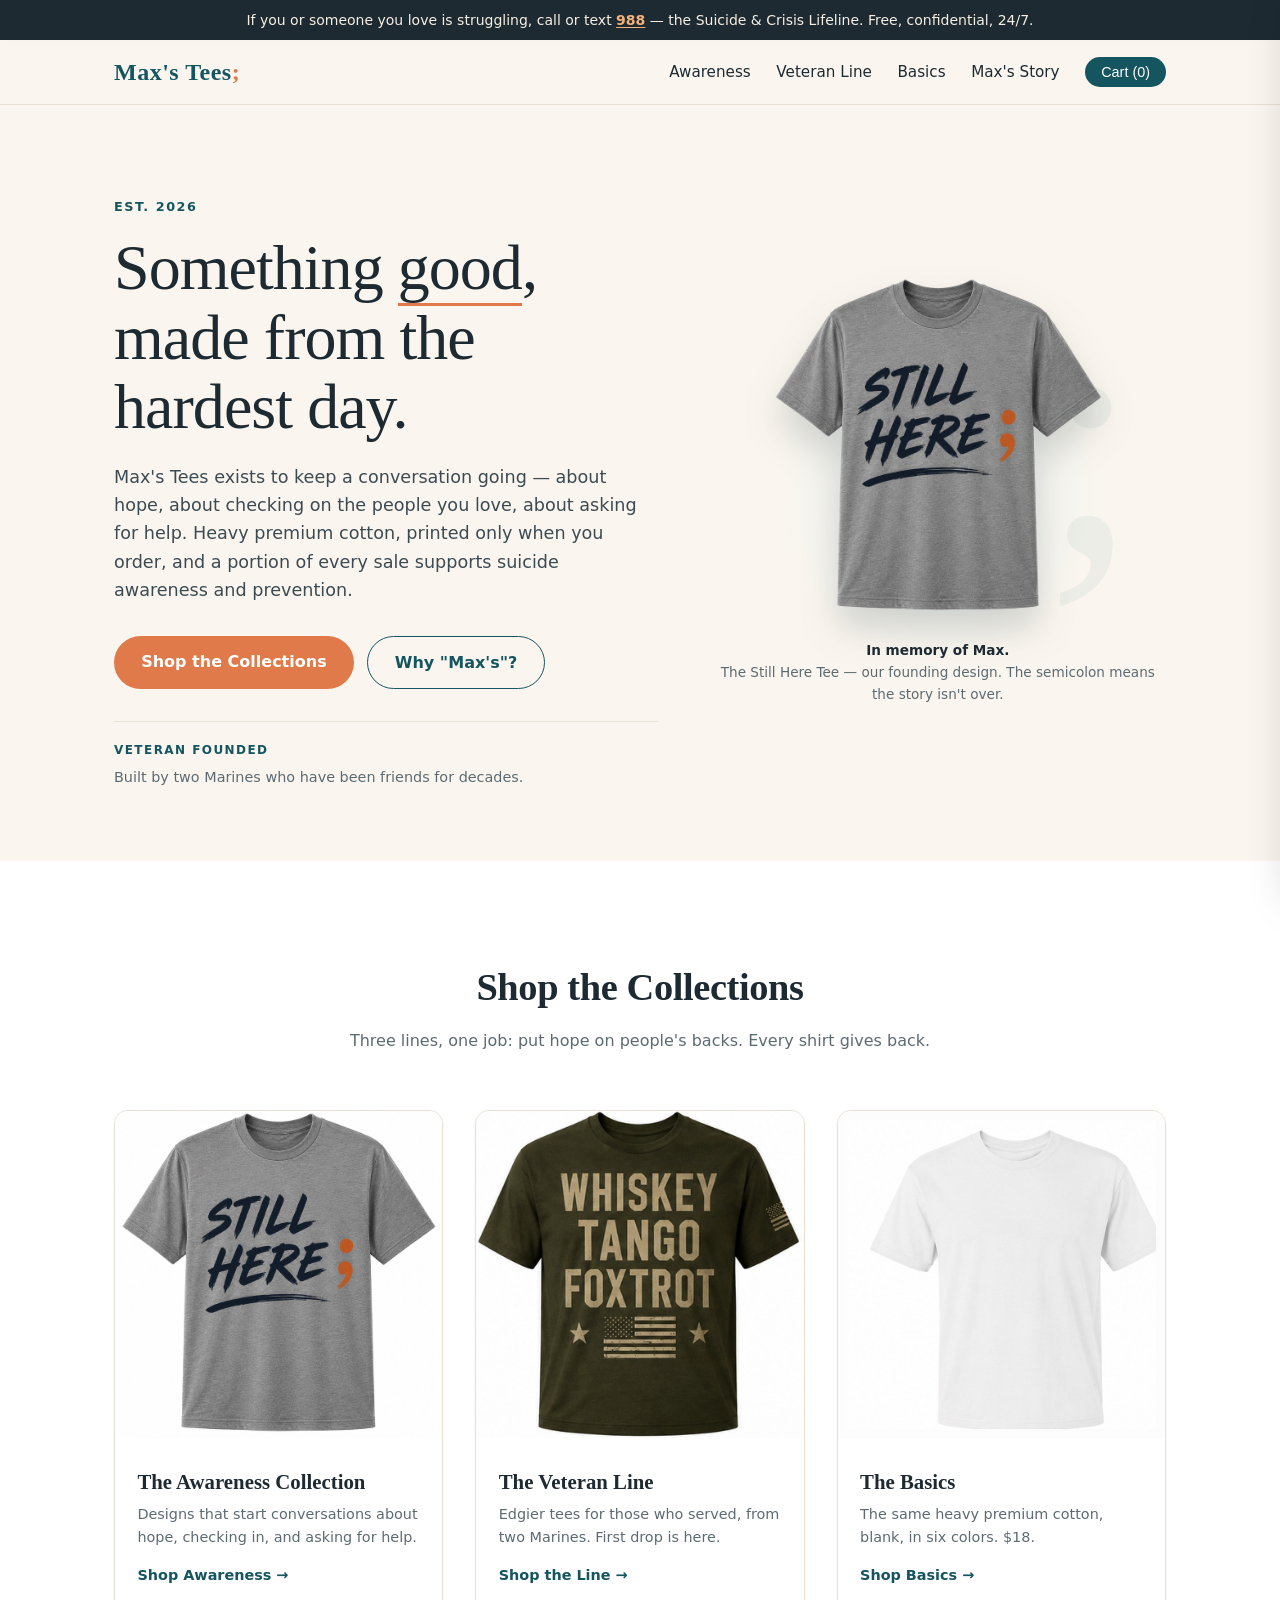
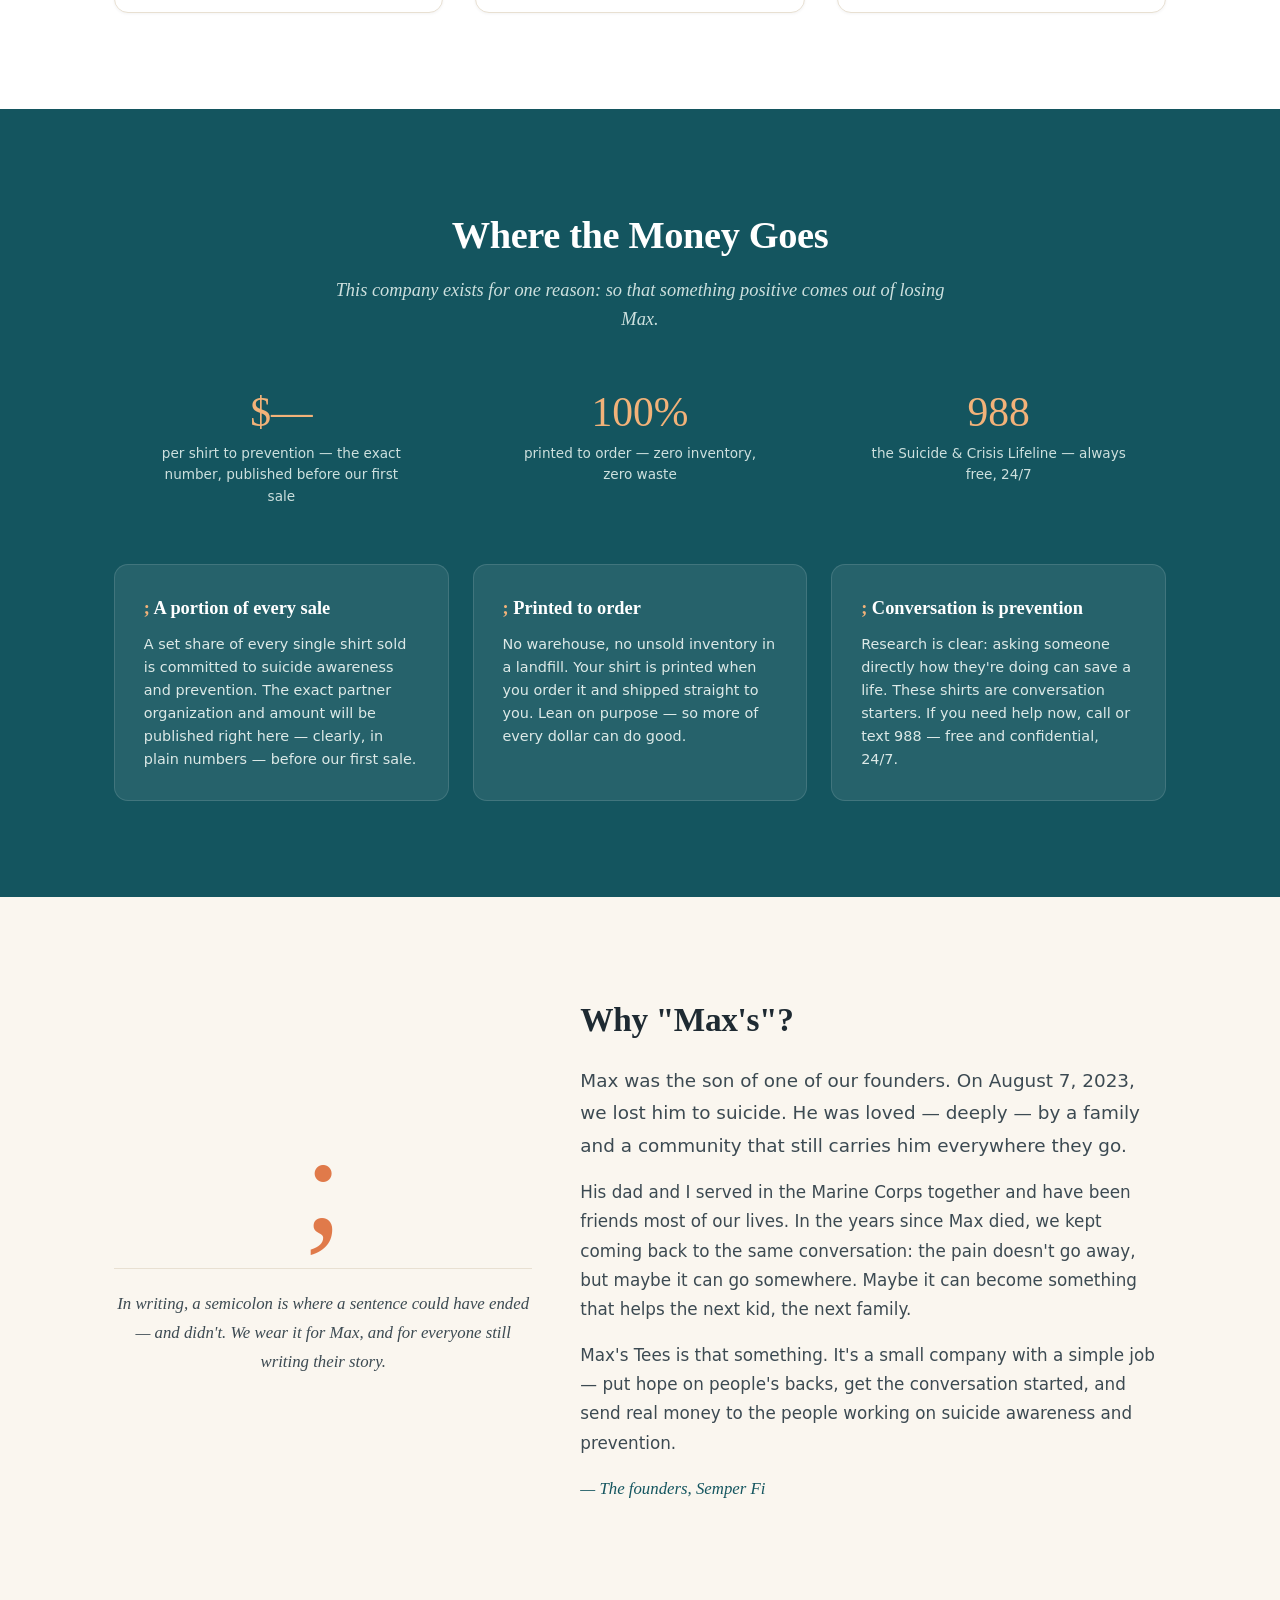
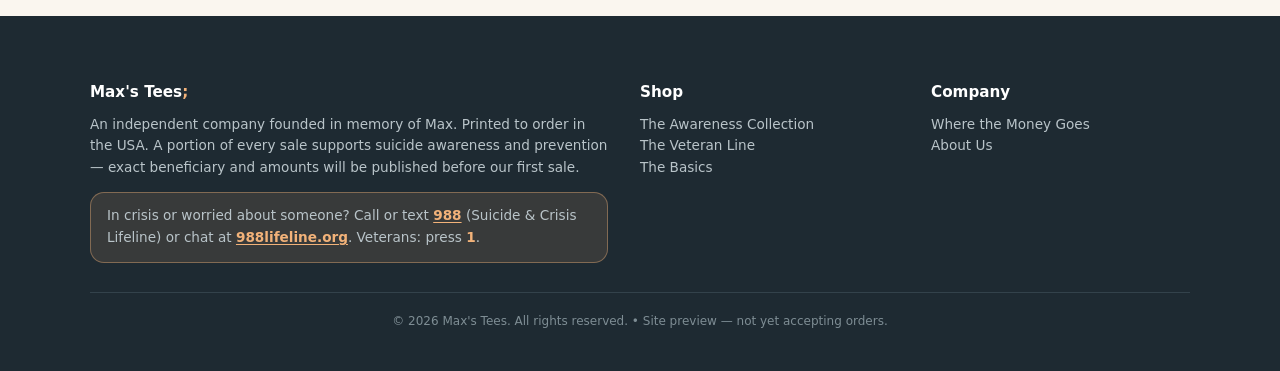
<file: index.html>
<!DOCTYPE html>
<html lang="en">
<head>
<meta charset="UTF-8">
<meta name="viewport" content="width=device-width, initial-scale=1.0">
<title>Max's Tees — Wear Hope. Start Conversations.</title>
<meta name="description" content="Max's Tees — a t-shirt company founded in memory of Max. A portion of every sale supports suicide awareness and prevention.">
<meta name="robots" content="noindex"><!-- remove at launch: keeps the preview out of search engines -->
<link rel="stylesheet" href="assets/style.css">
</head>
<body>

<div class="crisis">If you or someone you love is struggling, call or text <a href="tel:988">988</a> — the Suicide &amp; Crisis Lifeline. Free, confidential, 24/7.</div>

<header>
  <div class="nav">
    <a class="brand" href="index.html">Max's Tees<span class="semi">;</span></a>
    <nav>
      <ul>
        <li><a href="awareness.html">Awareness</a></li>
        <li><a href="veteran-line.html">Veteran Line</a></li>
        <li><a href="basics.html">Basics</a></li>
        <li class="hidesm"><a href="index.html#story">Max's Story</a></li>
        <li><button class="cartbtn" onclick="toggleDrawer()">Cart (<span id="cartCount">0</span>)</button></li>
      </ul>
    </nav>
  </div>
</header>

<main id="top">
  <div class="hero">
    <div>
      <span class="kicker">Est. 2026</span>
      <h1>Something <em>good</em>, made from the hardest day.</h1>
      <p>Max's Tees exists to keep a conversation going — about hope, about checking on the people you love, about asking for help. Heavy premium cotton, printed only when you order, and a portion of every sale supports suicide awareness and prevention.</p>
      <div class="ctarow">
        <a class="cta" href="awareness.html">Shop the Collections</a>
        <a class="cta ghost" href="#story">Why "Max's"?</a>
      </div>
      <div class="founders">
        <span class="vf">Veteran Founded</span>
        <span>Built by two Marines who have been friends for decades.</span>
      </div>
    </div>
    <div class="herostage">
      <div class="halo"></div>
      <img src="img/tee-still-here-cut.png" alt="The Still Here Tee — heather gray shirt with STILL HERE; in brush lettering and an orange semicolon">
      <div class="cap"><b>In memory of Max.</b><br>The Still Here Tee — our founding design. The semicolon means the story isn't over.</div>
    </div>
  </div>

  <section id="shop" class="band white">
    <div class="wrap">
      <div class="sechead">
        <h2>Shop the Collections</h2>
        <p>Three lines, one job: put hope on people's backs. Every shirt gives back.</p>
      </div>
      <div class="cattiles">
        <a class="cattile" href="awareness.html">
          <img src="img/tee-still-here.jpg" alt="The Awareness Collection — Still Here tee">
          <div class="ct-body">
            <h3>The Awareness Collection</h3>
            <p>Designs that start conversations about hope, checking in, and asking for help.</p>
            <span>Shop Awareness &rarr;</span>
          </div>
        </a>
        <a class="cattile" href="veteran-line.html">
          <img src="img/vet-wtf.jpg" alt="The Veteran Line — military green Whiskey Tango Foxtrot tee">
          <div class="ct-body">
            <h3>The Veteran Line</h3>
            <p>Edgier tees for those who served, from two Marines. First drop is here.</p>
            <span>Shop the Line &rarr;</span>
          </div>
        </a>
        <a class="cattile" href="basics.html">
          <img src="img/basic-white.jpg" alt="The Basics — blank premium tees in six colors">
          <div class="ct-body">
            <h3>The Basics</h3>
            <p>The same heavy premium cotton, blank, in six colors. $18.</p>
            <span>Shop Basics &rarr;</span>
          </div>
        </a>
      </div>
    </div>
  </section>

  <section id="mission" class="band teal">
    <div class="wrap">
      <div class="sechead">
        <h2>Where the Money Goes</h2>
        <p>This company exists for one reason: so that something positive comes out of losing Max.</p>
      </div>
      <div class="stats">
        <div class="stat"><div class="num">$&mdash;</div><div class="lab">per shirt to prevention — the exact number, published before our first sale</div></div>
        <div class="stat"><div class="num">100%</div><div class="lab">printed to order — zero inventory, zero waste</div></div>
        <div class="stat"><div class="num">988</div><div class="lab">the Suicide &amp; Crisis Lifeline — always free, 24/7</div></div>
      </div>
      <div class="mcards">
        <div class="mcard">
          <h3>A portion of every sale</h3>
          <p>A set share of every single shirt sold is committed to suicide awareness and prevention. The exact partner organization and amount will be published right here — clearly, in plain numbers — before our first sale.</p>
        </div>
        <div class="mcard">
          <h3>Printed to order</h3>
          <p>No warehouse, no unsold inventory in a landfill. Your shirt is printed when you order it and shipped straight to you. Lean on purpose — so more of every dollar can do good.</p>
        </div>
        <div class="mcard">
          <h3>Conversation is prevention</h3>
          <p>Research is clear: asking someone directly how they're doing can save a life. These shirts are conversation starters. If you need help now, call or text 988 — free and confidential, 24/7.</p>
        </div>
      </div>
    </div>
  </section>

  <section id="story" class="band">
    <div class="wrap">
      <div class="story">
        <div class="memorial">
          <div class="semiBig">;</div>
          <p>In writing, a semicolon is where a sentence could have ended — and didn't. We wear it for Max, and for everyone still writing their story.</p>
        </div>
        <div>
          <h2>Why "Max's"?</h2>
          <p class="lede">Max was the son of one of our founders. On August 7, 2023, we lost him to suicide. He was loved — deeply — by a family and a community that still carries him everywhere they go.</p>
          <p>His dad and I served in the Marine Corps together and have been friends most of our lives. In the years since Max died, we kept coming back to the same conversation: the pain doesn't go away, but maybe it can go somewhere. Maybe it can become something that helps the next kid, the next family.</p>
          <p>Max's Tees is that something. It's a small company with a simple job — put hope on people's backs, get the conversation started, and send real money to the people working on suicide awareness and prevention.</p>
          <p class="sig">— The founders, Semper Fi</p>
        </div>
      </div>
    </div>
  </section>
</main>

<footer>
  <div class="fwrap">
    <div>
      <h4>Max's Tees<span class="semi">;</span></h4>
      <p>An independent company founded in memory of Max. Printed to order in the USA. A portion of every sale supports suicide awareness and prevention — exact beneficiary and amounts will be published before our first sale.</p>
      <div class="f988">In crisis or worried about someone? Call or text <a href="tel:988">988</a> (Suicide &amp; Crisis Lifeline) or chat at <a href="https://988lifeline.org">988lifeline.org</a>. Veterans: press <b>1</b>.</div>
    </div>
    <div>
      <h4>Shop</h4>
      <p><a href="awareness.html">The Awareness Collection</a></p>
      <p><a href="veteran-line.html">The Veteran Line</a></p>
      <p><a href="basics.html">The Basics</a></p>
    </div>
    <div>
      <h4>Company</h4>
      <p><a href="index.html#mission">Where the Money Goes</a></p>
      <p><a href="index.html#story">About Us</a></p>
    </div>
  </div>
  <div class="copyright">&copy; 2026 Max's Tees. All rights reserved. &bull; Site preview — not yet accepting orders.</div>
</footer>

<div class="scrim" id="scrim" onclick="toggleDrawer()"></div>
<div class="drawer" id="drawer">
  <div class="dhead"><strong>Your Cart</strong><button class="dclose" onclick="toggleDrawer()">&times;</button></div>
  <div class="ditems" id="ditems"><div class="dempty">Your cart is empty — go find a shirt that says something.</div></div>
  <div class="dfoot">
    <div class="subtotal"><span>Subtotal</span><span id="subtotal">$0</span></div>
    <button class="checkout" onclick="toast('Checkout opens at launch — thanks for previewing Max\'s Tees')">Checkout</button>
    <div class="dnote">Preview mode: ordering goes live at launch.</div>
  </div>
</div>

<div class="toast" id="toast"></div>
<script src="assets/site.js"></script>
</body>
</html>
</file>
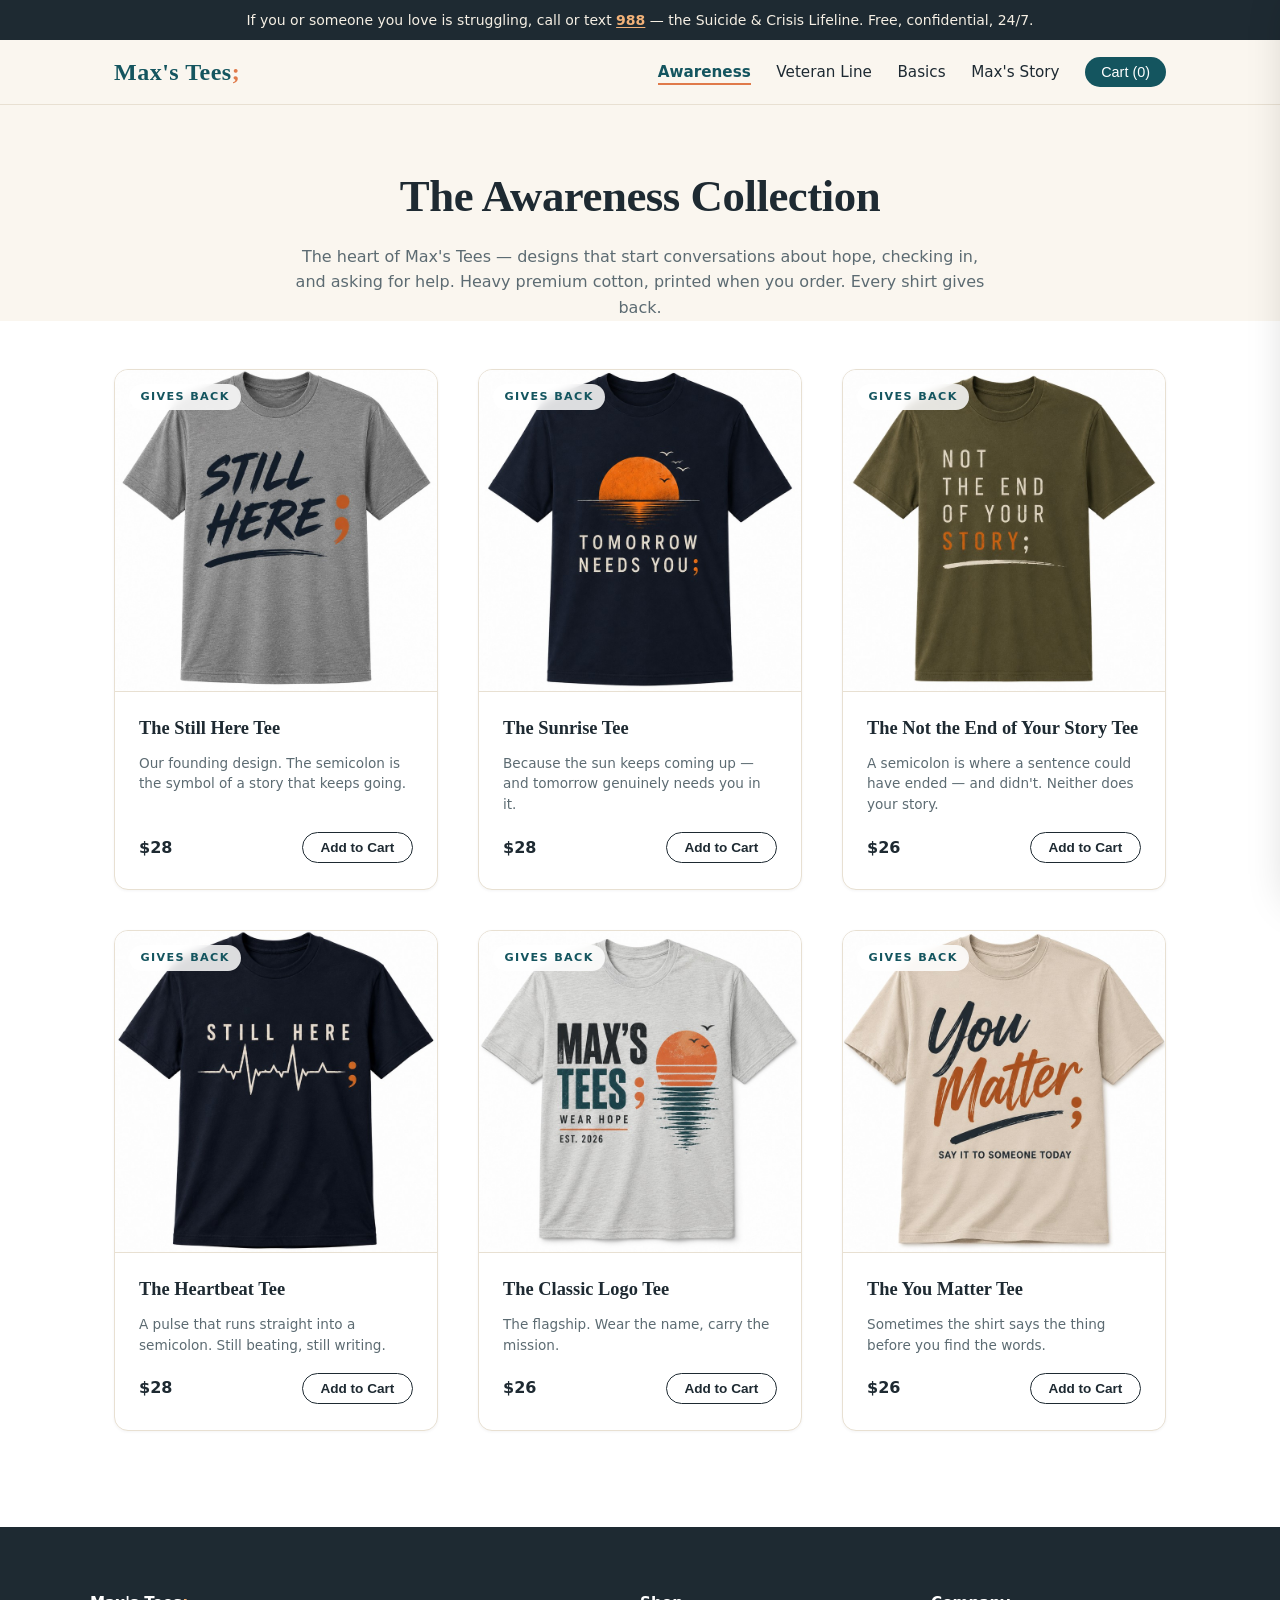
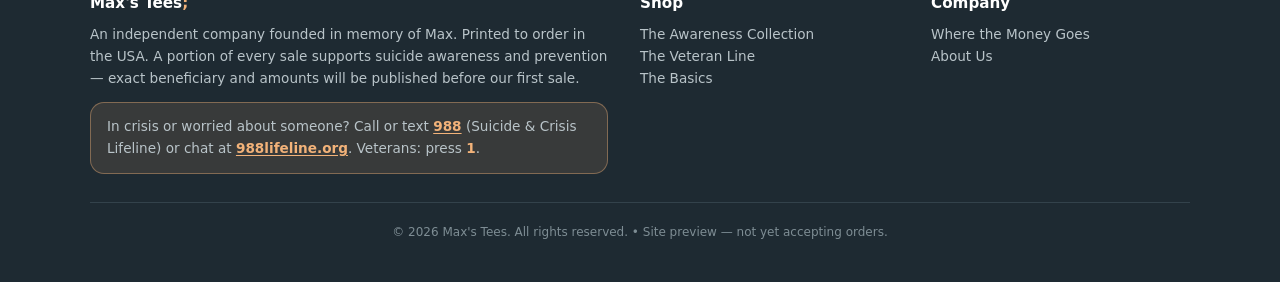
<file: awareness.html>
<!DOCTYPE html>
<html lang="en">
<head>
<meta charset="UTF-8">
<meta name="viewport" content="width=device-width, initial-scale=1.0">
<title>The Awareness Collection — Max's Tees</title>
<meta name="description" content="The Awareness Collection — original designs that start conversations about hope. A portion of every sale supports suicide awareness and prevention.">
<meta name="robots" content="noindex"><!-- remove at launch -->
<link rel="stylesheet" href="assets/style.css">
</head>
<body>

<div class="crisis">If you or someone you love is struggling, call or text <a href="tel:988">988</a> — the Suicide &amp; Crisis Lifeline. Free, confidential, 24/7.</div>

<header>
  <div class="nav">
    <a class="brand" href="index.html">Max's Tees<span class="semi">;</span></a>
    <nav>
      <ul>
        <li><a href="awareness.html" aria-current="page">Awareness</a></li>
        <li><a href="veteran-line.html">Veteran Line</a></li>
        <li><a href="basics.html">Basics</a></li>
        <li class="hidesm"><a href="index.html#story">Max's Story</a></li>
        <li><button class="cartbtn" onclick="toggleDrawer()">Cart (<span id="cartCount">0</span>)</button></li>
      </ul>
    </nav>
  </div>
</header>

<main>
  <div class="pagehead">
    <h1>The Awareness Collection</h1>
    <p>The heart of Max's Tees — designs that start conversations about hope, checking in, and asking for help. Heavy premium cotton, printed when you order. Every shirt gives back.</p>
  </div>

  <section class="band white" style="padding-top:3rem">
    <div class="wrap">
      <div class="grid">

        <div class="product">
          <div class="art"><span class="give">Gives back</span><img src="img/tee-still-here.jpg" alt="Heather gray tee with STILL HERE; in brush lettering and an orange semicolon"></div>
          <div class="pbody">
            <div class="pname">The Still Here Tee</div>
            <div class="pdesc">Our founding design. The semicolon is the symbol of a story that keeps going.</div>
            <div class="prow"><span class="price">$28</span><button class="add" onclick="addToCart('The Still Here Tee',28)">Add to Cart</button></div>
          </div>
        </div>

        <div class="product">
          <div class="art"><span class="give">Gives back</span><img src="img/tee-sunrise.jpg" alt="Navy tee printed with a large sun setting over water, birds, and TOMORROW NEEDS YOU;"></div>
          <div class="pbody">
            <div class="pname">The Sunrise Tee</div>
            <div class="pdesc">Because the sun keeps coming up — and tomorrow genuinely needs you in it.</div>
            <div class="prow"><span class="price">$28</span><button class="add" onclick="addToCart('The Sunrise Tee',28)">Add to Cart</button></div>
          </div>
        </div>

        <div class="product">
          <div class="art"><span class="give">Gives back</span><img src="img/tee-story.jpg" alt="Military green tee printed with NOT THE END OF YOUR STORY; and an underline stroke"></div>
          <div class="pbody">
            <div class="pname">The Not the End of Your Story Tee</div>
            <div class="pdesc">A semicolon is where a sentence could have ended — and didn't. Neither does your story.</div>
            <div class="prow"><span class="price">$26</span><button class="add" onclick="addToCart('The Not the End of Your Story Tee',26)">Add to Cart</button></div>
          </div>
        </div>

        <div class="product">
          <div class="art"><span class="give">Gives back</span><img src="img/tee-heartbeat.jpg" alt="Navy tee printed with STILL HERE above a heartbeat line ending in a semicolon"></div>
          <div class="pbody">
            <div class="pname">The Heartbeat Tee</div>
            <div class="pdesc">A pulse that runs straight into a semicolon. Still beating, still writing.</div>
            <div class="prow"><span class="price">$28</span><button class="add" onclick="addToCart('The Heartbeat Tee',28)">Add to Cart</button></div>
          </div>
        </div>

        <div class="product">
          <div class="art"><span class="give">Gives back</span><img src="img/tee-logo.jpg" alt="Heather gray tee with the MAX'S TEES; logo, Wear Hope Est. 2026, and a sunset over water"></div>
          <div class="pbody">
            <div class="pname">The Classic Logo Tee</div>
            <div class="pdesc">The flagship. Wear the name, carry the mission.</div>
            <div class="prow"><span class="price">$26</span><button class="add" onclick="addToCart('The Classic Logo Tee',26)">Add to Cart</button></div>
          </div>
        </div>

        <div class="product">
          <div class="art"><span class="give">Gives back</span><img src="img/tee-you-matter.jpg" alt="Sand tee printed with You Matter in brush script, a semicolon, and Say It To Someone Today"></div>
          <div class="pbody">
            <div class="pname">The You Matter Tee</div>
            <div class="pdesc">Sometimes the shirt says the thing before you find the words.</div>
            <div class="prow"><span class="price">$26</span><button class="add" onclick="addToCart('The You Matter Tee',26)">Add to Cart</button></div>
          </div>
        </div>

      </div>
    </div>
  </section>
</main>

<footer>
  <div class="fwrap">
    <div>
      <h4>Max's Tees<span class="semi">;</span></h4>
      <p>An independent company founded in memory of Max. Printed to order in the USA. A portion of every sale supports suicide awareness and prevention — exact beneficiary and amounts will be published before our first sale.</p>
      <div class="f988">In crisis or worried about someone? Call or text <a href="tel:988">988</a> (Suicide &amp; Crisis Lifeline) or chat at <a href="https://988lifeline.org">988lifeline.org</a>. Veterans: press <b>1</b>.</div>
    </div>
    <div>
      <h4>Shop</h4>
      <p><a href="awareness.html">The Awareness Collection</a></p>
      <p><a href="veteran-line.html">The Veteran Line</a></p>
      <p><a href="basics.html">The Basics</a></p>
    </div>
    <div>
      <h4>Company</h4>
      <p><a href="index.html#mission">Where the Money Goes</a></p>
      <p><a href="index.html#story">About Us</a></p>
    </div>
  </div>
  <div class="copyright">&copy; 2026 Max's Tees. All rights reserved. &bull; Site preview — not yet accepting orders.</div>
</footer>

<div class="scrim" id="scrim" onclick="toggleDrawer()"></div>
<div class="drawer" id="drawer">
  <div class="dhead"><strong>Your Cart</strong><button class="dclose" onclick="toggleDrawer()">&times;</button></div>
  <div class="ditems" id="ditems"><div class="dempty">Your cart is empty — go find a shirt that says something.</div></div>
  <div class="dfoot">
    <div class="subtotal"><span>Subtotal</span><span id="subtotal">$0</span></div>
    <button class="checkout" onclick="toast('Checkout opens at launch — thanks for previewing Max\'s Tees')">Checkout</button>
    <div class="dnote">Preview mode: ordering goes live at launch.</div>
  </div>
</div>

<div class="toast" id="toast"></div>
<script src="assets/site.js"></script>
</body>
</html>
</file>
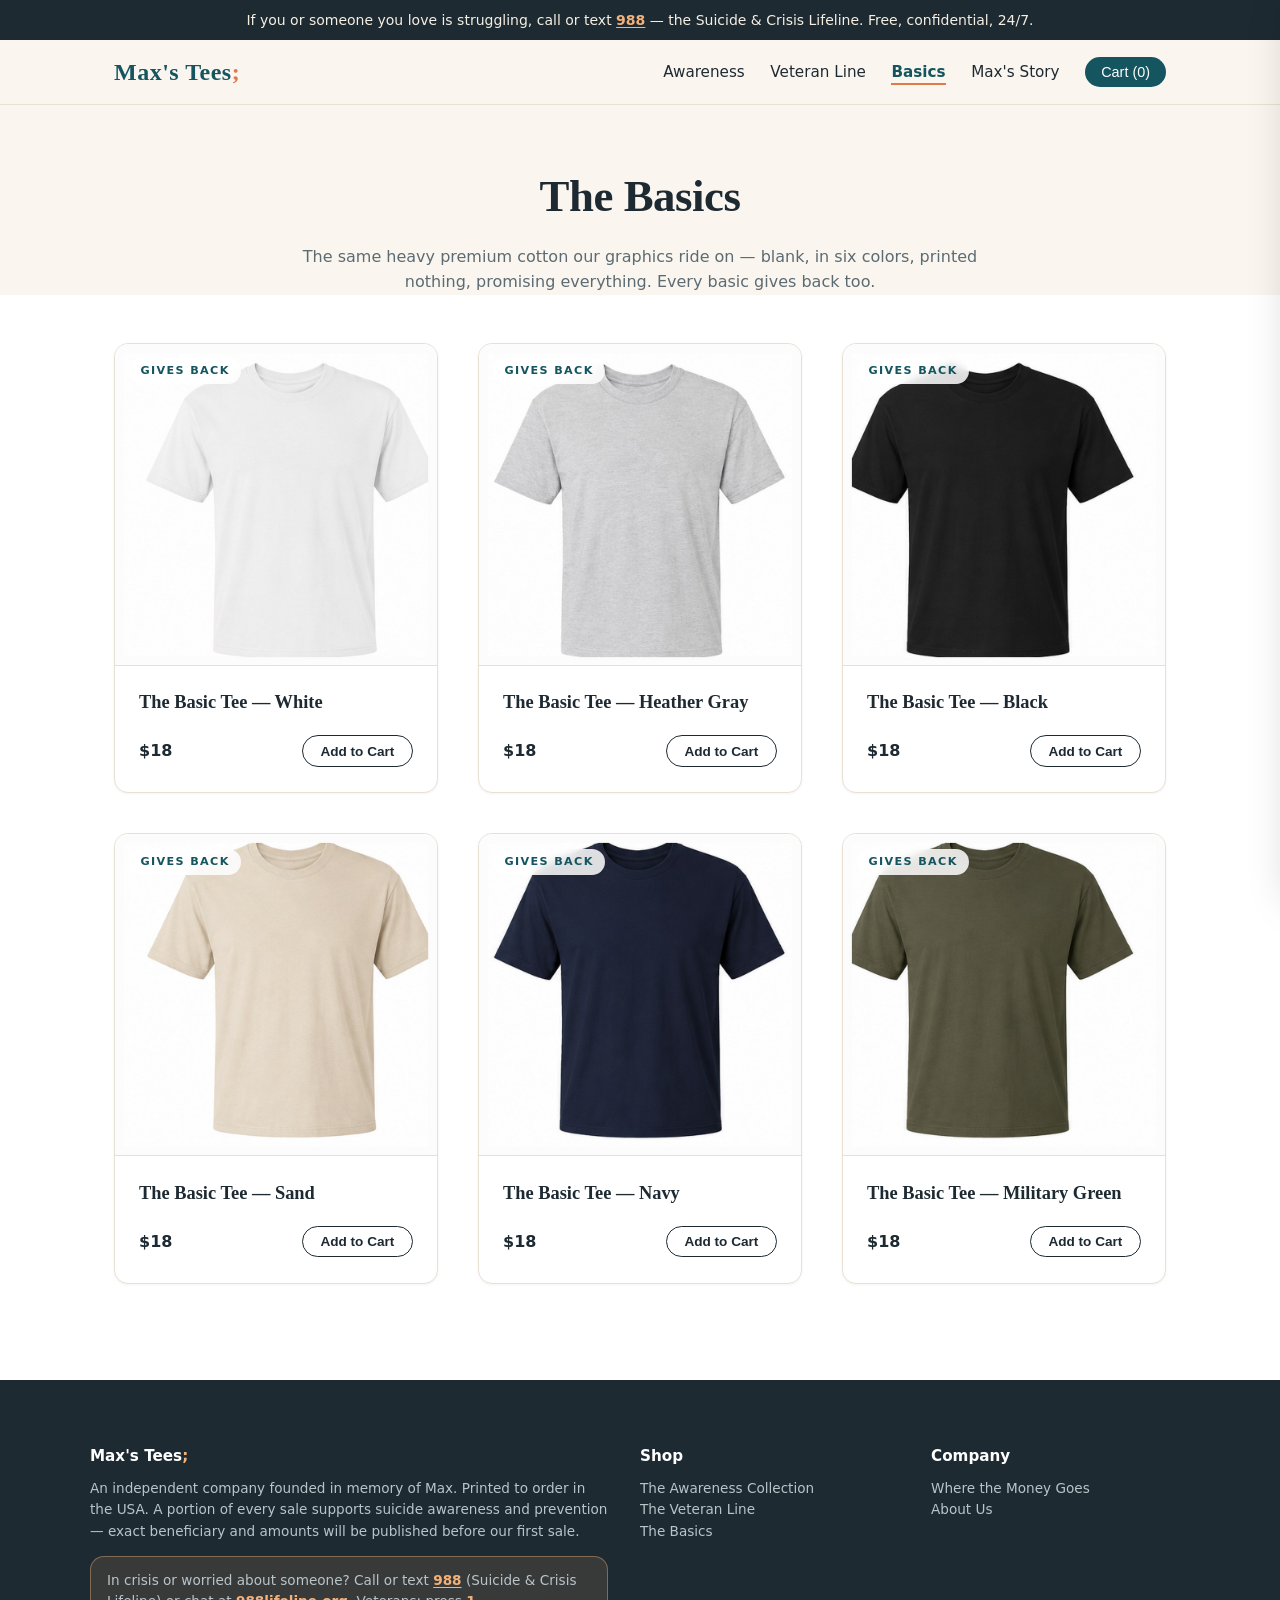
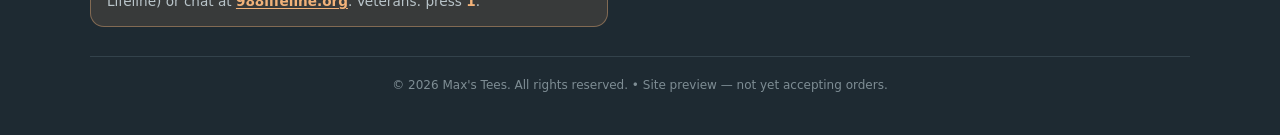
<file: basics.html>
<!DOCTYPE html>
<html lang="en">
<head>
<meta charset="UTF-8">
<meta name="viewport" content="width=device-width, initial-scale=1.0">
<title>The Basics — Max's Tees</title>
<meta name="description" content="The Basics — blank heavy premium cotton tees in six colors. Every basic gives back.">
<meta name="robots" content="noindex"><!-- remove at launch -->
<link rel="stylesheet" href="assets/style.css">
</head>
<body>

<div class="crisis">If you or someone you love is struggling, call or text <a href="tel:988">988</a> — the Suicide &amp; Crisis Lifeline. Free, confidential, 24/7.</div>

<header>
  <div class="nav">
    <a class="brand" href="index.html">Max's Tees<span class="semi">;</span></a>
    <nav>
      <ul>
        <li><a href="awareness.html">Awareness</a></li>
        <li><a href="veteran-line.html">Veteran Line</a></li>
        <li><a href="basics.html" aria-current="page">Basics</a></li>
        <li class="hidesm"><a href="index.html#story">Max's Story</a></li>
        <li><button class="cartbtn" onclick="toggleDrawer()">Cart (<span id="cartCount">0</span>)</button></li>
      </ul>
    </nav>
  </div>
</header>

<main>
  <div class="pagehead">
    <h1>The Basics</h1>
    <p>The same heavy premium cotton our graphics ride on — blank, in six colors, printed nothing, promising everything. Every basic gives back too.</p>
  </div>

  <section class="band white" style="padding-top:3rem">
    <div class="wrap">
      <div class="grid">
        <div class="product">
          <div class="art"><span class="give">Gives back</span><img src="img/basic-white.jpg" alt="Blank white premium tee"></div>
          <div class="pbody">
            <div class="pname">The Basic Tee — White</div>
            <div class="prow"><span class="price">$18</span><button class="add" onclick="addToCart('The Basic Tee — White',18)">Add to Cart</button></div>
          </div>
        </div>
        <div class="product">
          <div class="art"><span class="give">Gives back</span><img src="img/basic-gray.jpg" alt="Blank heather gray premium tee"></div>
          <div class="pbody">
            <div class="pname">The Basic Tee — Heather Gray</div>
            <div class="prow"><span class="price">$18</span><button class="add" onclick="addToCart('The Basic Tee — Heather Gray',18)">Add to Cart</button></div>
          </div>
        </div>
        <div class="product">
          <div class="art"><span class="give">Gives back</span><img src="img/basic-black.jpg" alt="Blank black premium tee"></div>
          <div class="pbody">
            <div class="pname">The Basic Tee — Black</div>
            <div class="prow"><span class="price">$18</span><button class="add" onclick="addToCart('The Basic Tee — Black',18)">Add to Cart</button></div>
          </div>
        </div>
        <div class="product">
          <div class="art"><span class="give">Gives back</span><img src="img/basic-sand.jpg" alt="Blank sand premium tee"></div>
          <div class="pbody">
            <div class="pname">The Basic Tee — Sand</div>
            <div class="prow"><span class="price">$18</span><button class="add" onclick="addToCart('The Basic Tee — Sand',18)">Add to Cart</button></div>
          </div>
        </div>
        <div class="product">
          <div class="art"><span class="give">Gives back</span><img src="img/basic-navy.jpg" alt="Blank navy premium tee"></div>
          <div class="pbody">
            <div class="pname">The Basic Tee — Navy</div>
            <div class="prow"><span class="price">$18</span><button class="add" onclick="addToCart('The Basic Tee — Navy',18)">Add to Cart</button></div>
          </div>
        </div>
        <div class="product">
          <div class="art"><span class="give">Gives back</span><img src="img/basic-olive.jpg" alt="Blank military green premium tee"></div>
          <div class="pbody">
            <div class="pname">The Basic Tee — Military Green</div>
            <div class="prow"><span class="price">$18</span><button class="add" onclick="addToCart('The Basic Tee — Military Green',18)">Add to Cart</button></div>
          </div>
        </div>
      </div>
    </div>
  </section>
</main>

<footer>
  <div class="fwrap">
    <div>
      <h4>Max's Tees<span class="semi">;</span></h4>
      <p>An independent company founded in memory of Max. Printed to order in the USA. A portion of every sale supports suicide awareness and prevention — exact beneficiary and amounts will be published before our first sale.</p>
      <div class="f988">In crisis or worried about someone? Call or text <a href="tel:988">988</a> (Suicide &amp; Crisis Lifeline) or chat at <a href="https://988lifeline.org">988lifeline.org</a>. Veterans: press <b>1</b>.</div>
    </div>
    <div>
      <h4>Shop</h4>
      <p><a href="awareness.html">The Awareness Collection</a></p>
      <p><a href="veteran-line.html">The Veteran Line</a></p>
      <p><a href="basics.html">The Basics</a></p>
    </div>
    <div>
      <h4>Company</h4>
      <p><a href="index.html#mission">Where the Money Goes</a></p>
      <p><a href="index.html#story">About Us</a></p>
    </div>
  </div>
  <div class="copyright">&copy; 2026 Max's Tees. All rights reserved. &bull; Site preview — not yet accepting orders.</div>
</footer>

<div class="scrim" id="scrim" onclick="toggleDrawer()"></div>
<div class="drawer" id="drawer">
  <div class="dhead"><strong>Your Cart</strong><button class="dclose" onclick="toggleDrawer()">&times;</button></div>
  <div class="ditems" id="ditems"><div class="dempty">Your cart is empty — go find a shirt that says something.</div></div>
  <div class="dfoot">
    <div class="subtotal"><span>Subtotal</span><span id="subtotal">$0</span></div>
    <button class="checkout" onclick="toast('Checkout opens at launch — thanks for previewing Max\'s Tees')">Checkout</button>
    <div class="dnote">Preview mode: ordering goes live at launch.</div>
  </div>
</div>

<div class="toast" id="toast"></div>
<script src="assets/site.js"></script>
</body>
</html>
</file>
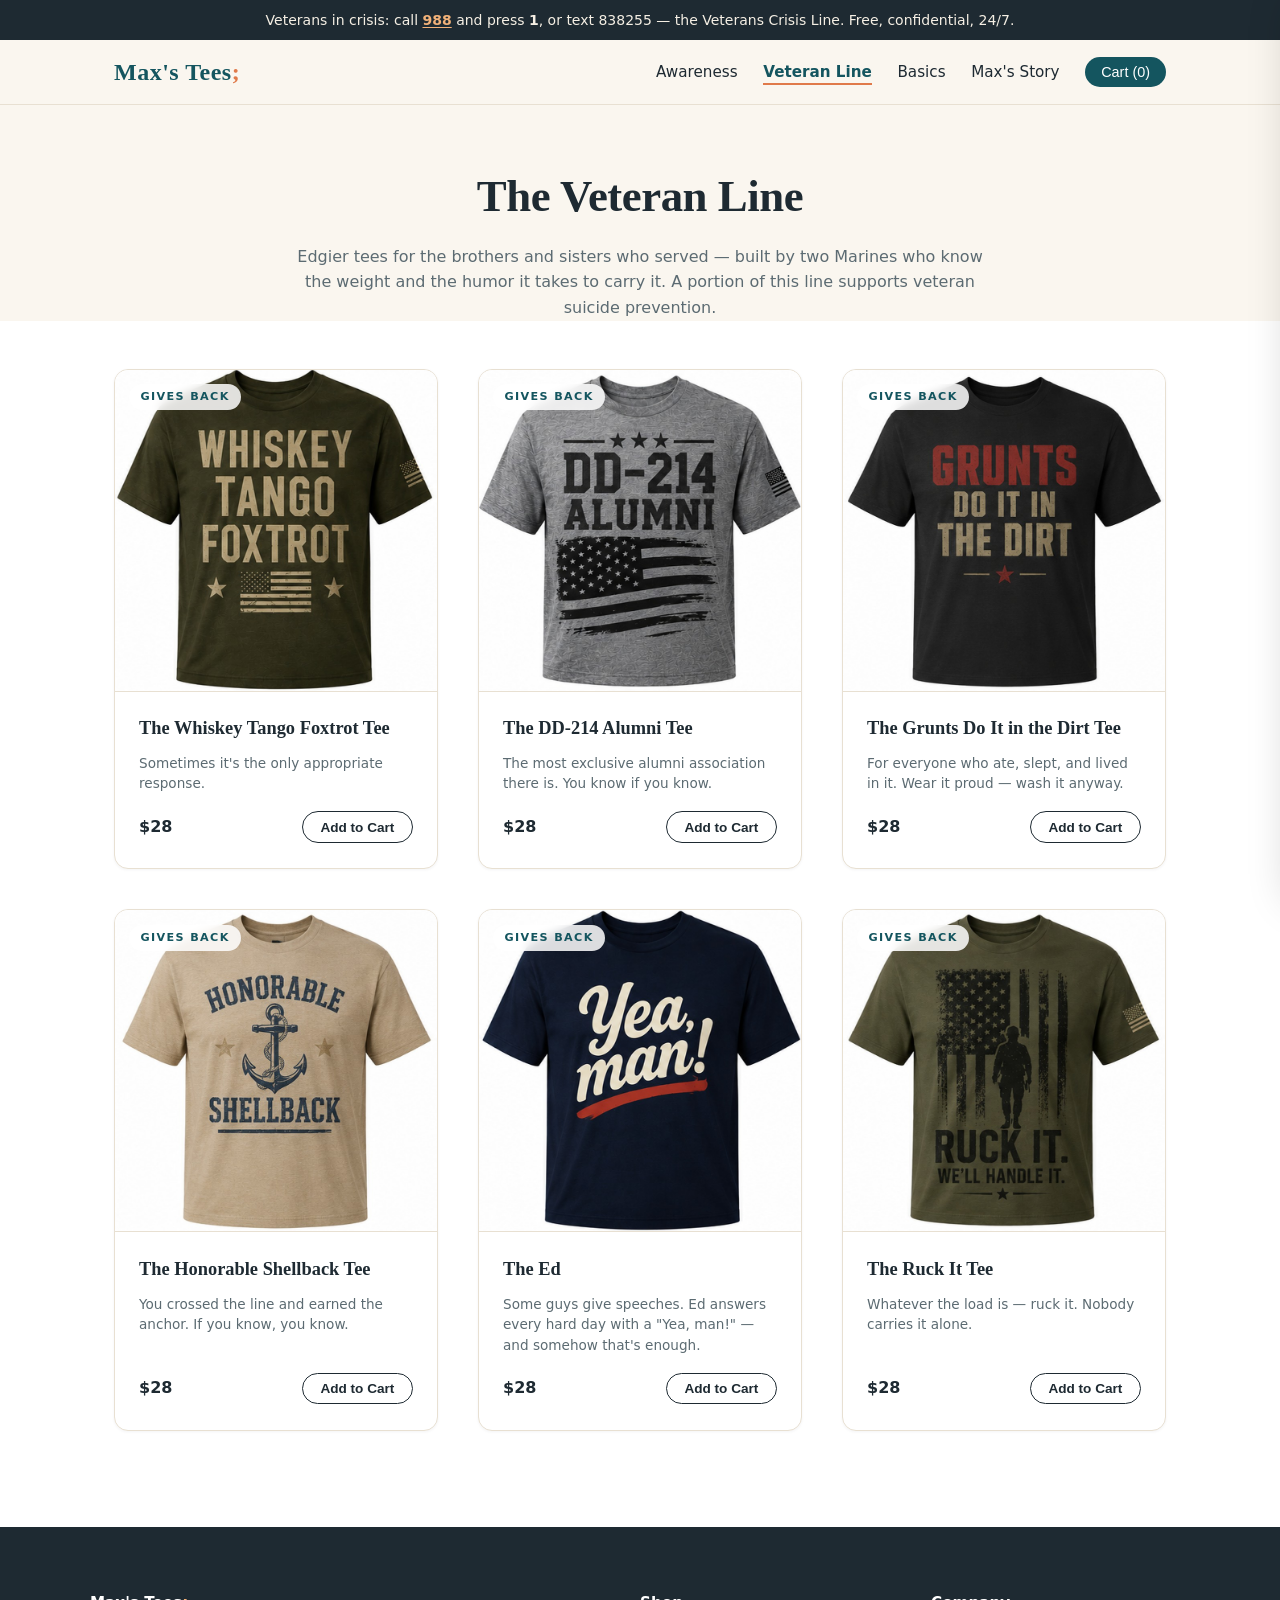
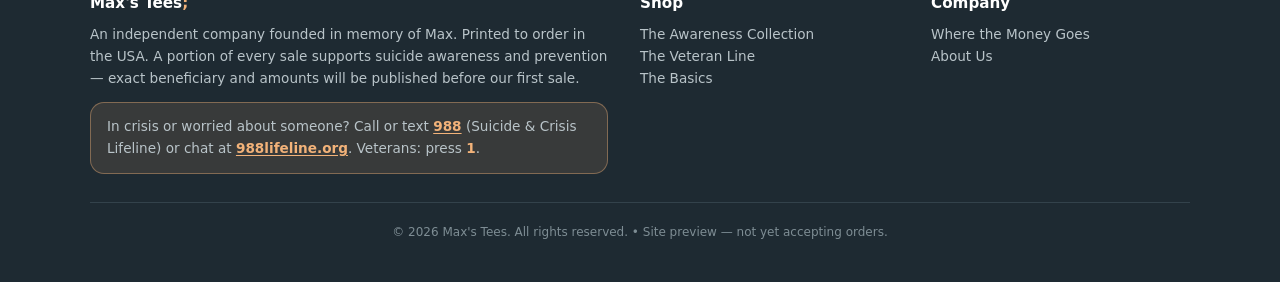
<file: veteran-line.html>
<!DOCTYPE html>
<html lang="en">
<head>
<meta charset="UTF-8">
<meta name="viewport" content="width=device-width, initial-scale=1.0">
<title>The Veteran Line — Max's Tees</title>
<meta name="description" content="The Veteran Line — edgier tees for those who served, from two Marines. A portion supports veteran suicide prevention.">
<meta name="robots" content="noindex"><!-- remove at launch -->
<link rel="stylesheet" href="assets/style.css">
</head>
<body>

<div class="crisis">Veterans in crisis: call <a href="tel:988">988</a> and press <b>1</b>, or text 838255 — the Veterans Crisis Line. Free, confidential, 24/7.</div>

<header>
  <div class="nav">
    <a class="brand" href="index.html">Max's Tees<span class="semi">;</span></a>
    <nav>
      <ul>
        <li><a href="awareness.html">Awareness</a></li>
        <li><a href="veteran-line.html" aria-current="page">Veteran Line</a></li>
        <li><a href="basics.html">Basics</a></li>
        <li class="hidesm"><a href="index.html#story">Max's Story</a></li>
        <li><button class="cartbtn" onclick="toggleDrawer()">Cart (<span id="cartCount">0</span>)</button></li>
      </ul>
    </nav>
  </div>
</header>

<main>
  <div class="pagehead">
    <h1>The Veteran Line</h1>
    <p>Edgier tees for the brothers and sisters who served — built by two Marines who know the weight and the humor it takes to carry it. A portion of this line supports veteran suicide prevention.</p>
  </div>

  <section class="band white" style="padding-top:3rem">
    <div class="wrap">
      <div class="grid">

        <div class="product">
          <div class="art"><span class="give">Gives back</span><img src="img/vet-wtf.jpg" alt="Military green tee with WHISKEY TANGO FOXTROT stacked over an American flag with stars"></div>
          <div class="pbody">
            <div class="pname">The Whiskey Tango Foxtrot Tee</div>
            <div class="pdesc">Sometimes it's the only appropriate response.</div>
            <div class="prow"><span class="price">$28</span><button class="add" onclick="addToCart('The Whiskey Tango Foxtrot Tee',28)">Add to Cart</button></div>
          </div>
        </div>

        <div class="product">
          <div class="art"><span class="give">Gives back</span><img src="img/vet-dd214.jpg" alt="Heather gray tee with DD-214 ALUMNI in black block letters over a distressed American flag"></div>
          <div class="pbody">
            <div class="pname">The DD-214 Alumni Tee</div>
            <div class="pdesc">The most exclusive alumni association there is. You know if you know.</div>
            <div class="prow"><span class="price">$28</span><button class="add" onclick="addToCart('The DD-214 Alumni Tee',28)">Add to Cart</button></div>
          </div>
        </div>

        <div class="product">
          <div class="art"><span class="give">Gives back</span><img src="img/vet-grunts.jpg" alt="Black tee with GRUNTS DO IT IN THE DIRT in red and tan block letters with a star"></div>
          <div class="pbody">
            <div class="pname">The Grunts Do It in the Dirt Tee</div>
            <div class="pdesc">For everyone who ate, slept, and lived in it. Wear it proud — wash it anyway.</div>
            <div class="prow"><span class="price">$28</span><button class="add" onclick="addToCart('The Grunts Do It in the Dirt Tee',28)">Add to Cart</button></div>
          </div>
        </div>

        <div class="product">
          <div class="art"><span class="give">Gives back</span><img src="img/vet-shellback.jpg" alt="Sand tee with HONORABLE SHELLBACK in vintage lettering around an anchor and sea serpent"></div>
          <div class="pbody">
            <div class="pname">The Honorable Shellback Tee</div>
            <div class="pdesc">You crossed the line and earned the anchor. If you know, you know.</div>
            <div class="prow"><span class="price">$28</span><button class="add" onclick="addToCart('The Honorable Shellback Tee',28)">Add to Cart</button></div>
          </div>
        </div>

        <div class="product">
          <div class="art"><span class="give">Gives back</span><img src="img/vet-yea-man.jpg" alt="Navy tee with Yea, man! in retro cream script over a red underline swash"></div>
          <div class="pbody">
            <div class="pname">The Ed</div>
            <div class="pdesc">Some guys give speeches. Ed answers every hard day with a "Yea, man!" — and somehow that's enough.</div>
            <div class="prow"><span class="price">$28</span><button class="add" onclick="addToCart('The Ed',28)">Add to Cart</button></div>
          </div>
        </div>

        <div class="product">
          <div class="art"><span class="give">Gives back</span><img src="img/vet-ruck-it.jpg" alt="Military green tee with RUCK IT. WE'LL HANDLE IT. under a distressed American flag and soldier silhouette"></div>
          <div class="pbody">
            <div class="pname">The Ruck It Tee</div>
            <div class="pdesc">Whatever the load is — ruck it. Nobody carries it alone.</div>
            <div class="prow"><span class="price">$28</span><button class="add" onclick="addToCart('The Ruck It Tee',28)">Add to Cart</button></div>
          </div>
        </div>

      </div>
    </div>
  </section>
</main>

<footer>
  <div class="fwrap">
    <div>
      <h4>Max's Tees<span class="semi">;</span></h4>
      <p>An independent company founded in memory of Max. Printed to order in the USA. A portion of every sale supports suicide awareness and prevention — exact beneficiary and amounts will be published before our first sale.</p>
      <div class="f988">In crisis or worried about someone? Call or text <a href="tel:988">988</a> (Suicide &amp; Crisis Lifeline) or chat at <a href="https://988lifeline.org">988lifeline.org</a>. Veterans: press <b>1</b>.</div>
    </div>
    <div>
      <h4>Shop</h4>
      <p><a href="awareness.html">The Awareness Collection</a></p>
      <p><a href="veteran-line.html">The Veteran Line</a></p>
      <p><a href="basics.html">The Basics</a></p>
    </div>
    <div>
      <h4>Company</h4>
      <p><a href="index.html#mission">Where the Money Goes</a></p>
      <p><a href="index.html#story">About Us</a></p>
    </div>
  </div>
  <div class="copyright">&copy; 2026 Max's Tees. All rights reserved. &bull; Site preview — not yet accepting orders.</div>
</footer>

<div class="scrim" id="scrim" onclick="toggleDrawer()"></div>
<div class="drawer" id="drawer">
  <div class="dhead"><strong>Your Cart</strong><button class="dclose" onclick="toggleDrawer()">&times;</button></div>
  <div class="ditems" id="ditems"><div class="dempty">Your cart is empty — go find a shirt that says something.</div></div>
  <div class="dfoot">
    <div class="subtotal"><span>Subtotal</span><span id="subtotal">$0</span></div>
    <button class="checkout" onclick="toast('Checkout opens at launch — thanks for previewing Max\'s Tees')">Checkout</button>
    <div class="dnote">Preview mode: ordering goes live at launch.</div>
  </div>
</div>

<div class="toast" id="toast"></div>
<script src="assets/site.js"></script>
</body>
</html>
</file>
<file: assets/style.css>
:root{
    --cream:#FAF6EF; --cream-deep:#F1EBDF; --ink:#1E2A32; --teal:#14555F;
    --teal-tint:#EAF1F0; --teal-dark:#0E434C; --orange:#E07A4A; --orange-dark:#C96636;
    --card:#FFFFFF; --muted:#5C6B72; --body:#3C4A52; --hairline:#E8E0D2;
    --radius:14px; --radius-pill:999px;
  }
  *{margin:0;padding:0;box-sizing:border-box}
  html{scroll-behavior:smooth}
  body{font-family:"Segoe UI",system-ui,-apple-system,sans-serif;background:var(--cream);color:var(--ink);line-height:1.6}
  h1,h2,h3,.brand{font-family:Georgia,"Times New Roman",serif}
  section{scroll-margin-top:5.5rem}
  .wrap{max-width:1100px;margin:0 auto;padding:0 1.5rem}
  a:focus-visible,button:focus-visible{outline:2px solid var(--teal);outline-offset:3px;border-radius:4px}
  @media(prefers-reduced-motion:reduce){*{transition:none!important;animation:none!important}html{scroll-behavior:auto}}

  .crisis{background:var(--ink);color:#F5EFE4;text-align:center;font-size:.875rem;padding:.55rem 1rem}
  .crisis a{color:#F2B279;font-weight:700;text-decoration:underline;text-underline-offset:2px}

  header{position:sticky;top:0;z-index:50;background:rgba(250,246,239,.92);backdrop-filter:blur(8px);border-bottom:1px solid var(--hairline)}
  .nav{max-width:1100px;margin:0 auto;display:flex;align-items:center;justify-content:space-between;padding:.8rem 1.5rem}
  .brand{font-size:1.5rem;font-weight:700;color:var(--teal);text-decoration:none;letter-spacing:.5px}
  .brand .semi{color:var(--orange);font-weight:900}
  nav ul{display:flex;gap:1.6rem;list-style:none;align-items:center}
  nav a{color:var(--ink);text-decoration:none;font-size:.95rem}
  nav a:hover{color:var(--teal)}
  .cartbtn{background:var(--teal);color:#fff;border:none;border-radius:var(--radius-pill);padding:.45rem 1rem;font-size:.9rem;cursor:pointer;transition:background .2s ease}
  .cartbtn:hover{background:var(--teal-dark)}

  .hero{max-width:1100px;margin:0 auto;padding:5.5rem 1.5rem 4.5rem;display:grid;grid-template-columns:1.2fr 1fr;gap:3rem;align-items:center}
  .kicker{display:inline-block;color:var(--teal);font-size:.8rem;letter-spacing:.12em;text-transform:uppercase;font-weight:600;margin-bottom:1rem}
  .hero h1{font-size:clamp(2.8rem,5.5vw,4rem);line-height:1.08;letter-spacing:-.015em;font-weight:400;margin-bottom:1.4rem}
  .hero h1 em{font-style:normal;border-bottom:3px solid var(--orange)}
  .hero p{color:var(--body);font-size:1.1rem;max-width:34rem;margin-bottom:2rem}
  .ctarow{display:flex;gap:.8rem;flex-wrap:wrap}
  .cta{display:inline-block;background:var(--orange);color:#fff;text-decoration:none;padding:.8rem 1.7rem;border-radius:var(--radius-pill);font-weight:600;transition:background .2s ease,transform .2s ease,box-shadow .2s ease}
  .cta:hover{background:var(--orange-dark);transform:translateY(-1px);box-shadow:0 6px 16px rgba(224,122,74,.35)}
  .cta.ghost{background:transparent;color:var(--teal);border:1.5px solid var(--teal);font-weight:600}
  .cta.ghost:hover{background:var(--teal-tint);box-shadow:none}
  .founders{border-top:1px solid var(--hairline);padding-top:1.2rem;margin-top:2rem;max-width:34rem}
  .founders .vf{display:block;font-size:.75rem;letter-spacing:.12em;text-transform:uppercase;font-weight:700;color:var(--teal);margin-bottom:.2rem}
  .founders span:last-child{font-size:.9rem;color:var(--muted)}

  .herostage{position:relative;text-align:center;padding:2rem 0}
  .herostage .halo{position:absolute;inset:0;margin:auto;width:min(340px,90%);aspect-ratio:1;border-radius:50%;background:radial-gradient(circle,var(--teal-tint) 0%,rgba(234,241,240,0) 70%)}
  .herostage .halo::after{content:";";position:absolute;font-family:Georgia,serif;font-size:22rem;color:rgba(20,85,95,.06);top:-4rem;right:-2rem;line-height:1}
  .herostage img{position:relative;width:100%;max-width:340px;filter:drop-shadow(0 20px 18px rgba(30,42,50,.18))}
  .herostage .cap{position:relative;font-size:.85rem;color:var(--muted);margin-top:1rem}
  .herostage .cap b{color:var(--ink)}

  .band{padding:6rem 0}
  .band.white{background:#FFFFFF}
  .band.teal{background:var(--teal);color:#F2F7F6}
  .sechead{text-align:center;margin-bottom:3.5rem}
  .sechead h2{font-size:clamp(1.9rem,3vw,2.6rem);letter-spacing:-.01em;color:var(--ink)}
  .sechead p{color:var(--muted);max-width:40rem;margin:.6rem auto 0}
  .band.teal .sechead h2{color:#fff}
  .band.teal .sechead p{color:#CDE0DE;font-family:Georgia,serif;font-style:italic;font-size:1.15rem}

  .grid{display:grid;grid-template-columns:repeat(3,1fr);gap:2.5rem}
  .product{background:var(--card);border-radius:var(--radius);overflow:hidden;border:1px solid var(--hairline);box-shadow:0 1px 3px rgba(30,42,50,.05);display:flex;flex-direction:column;transition:box-shadow .3s ease,border-color .3s ease}
  .product:hover{border-color:#D8CFBC;box-shadow:0 12px 32px rgba(30,42,50,.10)}
  .art{position:relative;background:#fff;aspect-ratio:1/1;overflow:hidden;border-bottom:1px solid var(--hairline)}
  .art img{width:100%;height:100%;object-fit:cover;transition:transform .35s ease}
  .product:hover .art img{transform:scale(1.05)}
  .give{position:absolute;top:.9rem;left:.9rem;background:rgba(255,255,255,.85);backdrop-filter:blur(4px);padding:.25rem .7rem;border-radius:var(--radius-pill);font-size:.7rem;color:var(--teal);letter-spacing:.12em;text-transform:uppercase;font-weight:600}
  .pbody{padding:1.4rem 1.5rem 1.6rem;display:flex;flex-direction:column;gap:.6rem;flex:1}
  .pname{font-family:Georgia,serif;font-weight:700;font-size:1.15rem}
  .pdesc{font-size:.85rem;line-height:1.5;color:var(--muted);flex:1}
  .prow{display:flex;align-items:center;justify-content:space-between;margin-top:.5rem}
  .price{font-weight:600;color:var(--ink);font-size:1rem;font-variant-numeric:tabular-nums}
  .add{background:none;color:var(--ink);border:1.5px solid var(--ink);border-radius:var(--radius-pill);padding:.45rem 1.1rem;cursor:pointer;font-size:.85rem;font-weight:600;transition:all .2s ease}
  .add:hover{background:var(--ink);color:#fff}

  .catpills{display:flex;gap:.7rem;justify-content:center;flex-wrap:wrap;margin:-2rem 0 3rem}
  .catpills a{border:1.5px solid var(--hairline);border-radius:var(--radius-pill);padding:.45rem 1.2rem;text-decoration:none;color:var(--ink);font-size:.9rem;font-weight:600;transition:all .2s ease}
  .catpills a:hover{border-color:var(--teal);color:var(--teal);background:var(--teal-tint)}
  .colhead{margin:4rem 0 1.8rem;scroll-margin-top:6rem}
  .colhead:first-of-type{margin-top:0}
  .colhead h3{font-family:Georgia,serif;font-size:1.6rem;color:var(--ink)}
  .colhead p{color:var(--muted);font-size:.95rem;margin-top:.2rem;max-width:44rem}
  .comingsoon{border:1.5px dashed var(--hairline);border-radius:var(--radius);padding:2.5rem 2rem;text-align:center;background:var(--cream)}
  .comingsoon .semi{font-family:Georgia,serif;font-size:2.2rem;color:var(--orange);line-height:1}
  .comingsoon h4{font-family:Georgia,serif;font-size:1.2rem;margin:.6rem 0 .4rem}
  .comingsoon p{color:var(--muted);font-size:.9rem;max-width:34rem;margin:0 auto}
  .stats{display:grid;grid-template-columns:repeat(3,1fr);gap:1.5rem;text-align:center;margin-bottom:3.5rem}
  .stat .num{font-family:Georgia,serif;font-size:2.6rem;color:#F2B279;line-height:1.1}
  .stat .lab{font-size:.85rem;color:#CDE0DE;max-width:16rem;margin:.4rem auto 0}
  .mcards{display:grid;grid-template-columns:repeat(auto-fit,minmax(240px,1fr));gap:1.5rem}
  .mcard{background:rgba(255,255,255,.08);border:1px solid rgba(255,255,255,.12);border-radius:var(--radius);padding:1.8rem}
  .mcard h3{font-family:Georgia,serif;font-size:1.15rem;margin-bottom:.6rem;color:#fff}
  .mcard h3::before{content:"; ";color:#F2B279}
  .mcard p{font-size:.9rem;color:#DCE9E7}

  .story{display:grid;grid-template-columns:1fr 1.4fr;gap:3rem;align-items:center}
  .memorial{text-align:center}
  .memorial .semiBig{font-size:9rem;color:var(--orange);font-family:Georgia,serif;line-height:.9}
  .memorial p{font-family:Georgia,serif;font-style:italic;font-size:1.05rem;color:var(--ink);max-width:16rem;margin:1.2rem auto 0;border-top:1px solid var(--hairline);padding-top:1.2rem}
  .story h2{color:var(--ink);font-size:clamp(1.8rem,2.6vw,2.4rem);letter-spacing:-.01em;margin-bottom:1.2rem}
  .story p{color:var(--body);font-size:1.05rem;line-height:1.75;max-width:56ch;margin-bottom:1rem}
  .story p.lede{font-size:1.15rem}
  .story .sig{font-family:Georgia,serif;font-style:italic;color:var(--teal)}

  footer{background:var(--ink);color:#B9C4C9;padding:4rem 1.5rem 2.5rem}
  .fwrap{max-width:1100px;margin:0 auto;display:grid;grid-template-columns:2fr 1fr 1fr;gap:2rem}
  footer h4{color:#fff;margin-bottom:.6rem;font-size:.95rem}
  footer h4 .semi{color:#F2B279}
  footer p,footer a{font-size:.85rem;color:#B9C4C9;text-decoration:none}
  footer a:hover{color:#fff}
  .f988{background:rgba(242,178,121,.12);border:1px solid rgba(242,178,121,.4);border-radius:var(--radius);padding:.8rem 1rem;margin-top:.8rem;font-size:.85rem}
  .f988 b{color:#F2B279}
  .f988 a{color:#F2B279;font-weight:700;text-decoration:underline;text-underline-offset:2px}
  .copyright{max-width:1100px;margin:1.8rem auto 0;padding-top:1.2rem;border-top:1px solid #33424B;font-size:.75rem;color:#7E8D94;text-align:center}

  .scrim{position:fixed;inset:0;background:rgba(30,42,50,.35);opacity:0;pointer-events:none;transition:opacity .25s ease;z-index:90}
  .scrim.show{opacity:1;pointer-events:auto}
  .drawer{position:fixed;top:0;right:-380px;width:360px;max-width:92vw;height:100vh;background:#fff;box-shadow:-10px 0 40px rgba(0,0,0,.18);z-index:100;transition:right .25s ease;display:flex;flex-direction:column}
  .drawer.open{right:0}
  .dhead{display:flex;justify-content:space-between;align-items:center;padding:1rem 1.5rem;border-bottom:1px solid #EEE}
  .dclose{background:none;border:none;font-size:1.3rem;cursor:pointer;color:var(--muted)}
  .ditems{flex:1;overflow-y:auto;padding:1rem 1.5rem}
  .ditem{display:flex;justify-content:space-between;gap:.6rem;padding:.6rem 0;border-bottom:1px dashed var(--hairline);font-size:.9rem}
  .ditem .qty{color:var(--muted)}
  .dempty{color:var(--muted);font-size:.9rem;text-align:center;margin-top:2rem}
  .dfoot{padding:1rem 1.5rem;border-top:1px solid #EEE}
  .subtotal{display:flex;justify-content:space-between;font-weight:700;margin-bottom:.8rem;font-variant-numeric:tabular-nums}
  .checkout{width:100%;background:var(--orange);color:#fff;border:none;border-radius:var(--radius-pill);padding:.8rem;font-weight:600;cursor:pointer;transition:background .2s ease}
  .checkout:hover{background:var(--orange-dark)}
  .dnote{font-size:.75rem;color:var(--muted);text-align:center;margin-top:.6rem}

  .toast{position:fixed;bottom:1.5rem;left:50%;transform:translateX(-50%) translateY(20px);background:var(--ink);color:#fff;padding:.7rem 1.4rem;border-radius:var(--radius-pill);font-size:.9rem;opacity:0;pointer-events:none;transition:all .25s ease;z-index:120}
  .toast.show{opacity:1;transform:translateX(-50%) translateY(0)}

  @media(max-width:900px){
    .grid{grid-template-columns:repeat(2,1fr);gap:1.5rem}
  }
  @media(max-width:820px){
    .hero{grid-template-columns:1fr;padding-top:3rem;gap:2rem}
    .story{grid-template-columns:1fr}
    .memorial .semiBig{font-size:6rem}
    .fwrap{grid-template-columns:1fr}
    .stats{grid-template-columns:1fr;gap:1rem}
    nav ul{gap:1rem}
    nav ul li.hidesm{display:none}
    .band{padding:4rem 0}
  }
  @media(max-width:560px){
    .grid{grid-template-columns:1fr}
  }

  /* multi-page additions */
  nav a[aria-current="page"]{color:var(--teal);font-weight:700;border-bottom:2px solid var(--orange);padding-bottom:2px}
  .cattiles{display:grid;grid-template-columns:repeat(3,1fr);gap:2rem}
  .cattile{display:block;background:#fff;border:1px solid var(--hairline);border-radius:var(--radius);overflow:hidden;text-decoration:none;color:var(--ink);box-shadow:0 1px 3px rgba(30,42,50,.05);transition:box-shadow .3s ease,border-color .3s ease}
  .cattile:hover{border-color:#D8CFBC;box-shadow:0 12px 32px rgba(30,42,50,.10)}
  .cattile img{width:100%;aspect-ratio:1;object-fit:cover;transition:transform .35s ease}
  .cattile:hover img{transform:scale(1.04)}
  .ct-body{padding:1.2rem 1.4rem 1.5rem}
  .ct-body h3{font-family:Georgia,serif;font-size:1.3rem}
  .ct-body p{color:var(--muted);font-size:.9rem;margin:.3rem 0 .8rem}
  .ct-body span{color:var(--teal);font-weight:600;font-size:.9rem}
  .pagehead{max-width:1100px;margin:0 auto;padding:3.5rem 1.5rem 0;text-align:center}
  .pagehead h1{font-size:clamp(2rem,3.5vw,2.8rem);letter-spacing:-.01em;color:var(--ink)}
  .pagehead p{color:var(--muted);max-width:44rem;margin:.7rem auto 0}
  @media(max-width:820px){.cattiles{grid-template-columns:1fr}}
</file>
